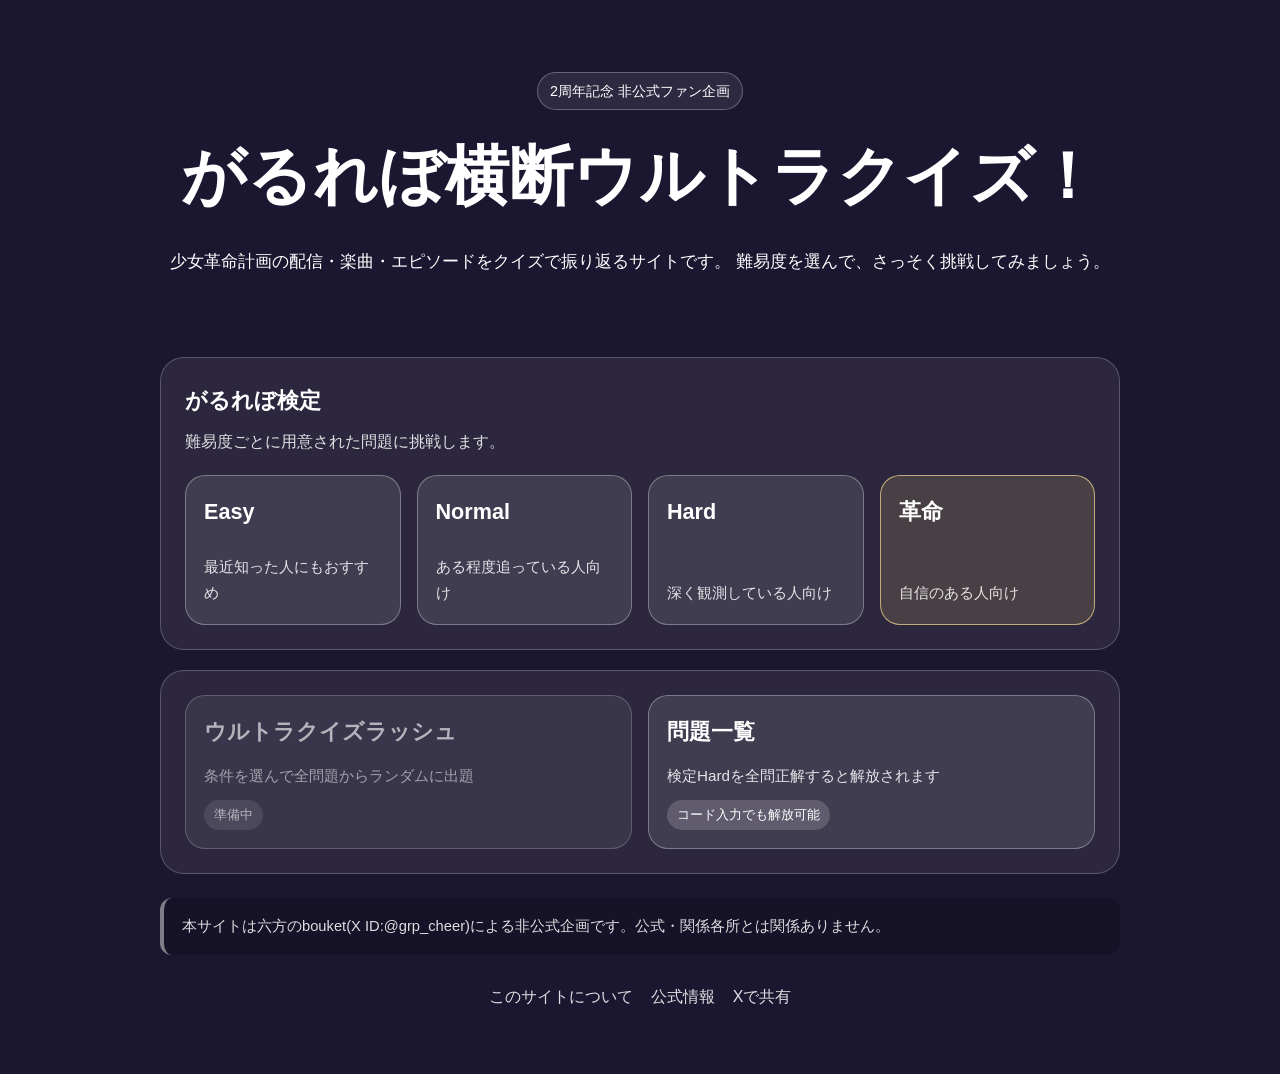
<file: index.html>
<!DOCTYPE html>
<html lang="ja">
<head>
  <meta charset="UTF-8" />
  <meta name="viewport" content="width=device-width, initial-scale=1.0" />
  <title>がるれぼ横断ウルトラクイズ！</title>
  <link rel="stylesheet" href="css/style.css" />
</head>
<body>
  <main class="top-page">
    <section class="hero">
      <p class="site-kicker">2周年記念 非公式ファン企画</p>
      <h1 class="site-title">がるれぼ横断ウルトラクイズ！</h1>
      <p class="lead">
        少女革命計画の配信・楽曲・エピソードをクイズで振り返るサイトです。
        難易度を選んで、さっそく挑戦してみましょう。
      </p>
    </section>

    <section class="section-block">
      <h2 class="section-title">がるれぼ検定</h2>
      <p class="section-description">
        難易度ごとに用意された問題に挑戦します。
      </p>

      <div class="mode-grid">
        <a class="mode-card" href="quiz.html?difficulty=easy">
          <span class="mode-label">Easy</span>
          <span class="mode-text">最近知った人にもおすすめ</span>
        </a>

        <a class="mode-card" href="quiz.html?difficulty=normal">
          <span class="mode-label">Normal</span>
          <span class="mode-text">ある程度追っている人向け</span>
        </a>

        <a class="mode-card" href="quiz.html?difficulty=hard">
          <span class="mode-label">Hard</span>
          <span class="mode-text">深く観測している人向け</span>
        </a>

        <a class="mode-card mode-card-revolution" href="quiz.html?difficulty=革命">
          <span class="mode-label">革命</span>
          <span class="mode-text">自信のある人向け</span>
        </a>
      </div>
    </section>

    <section class="section-block sub-mode-area">
      <!-- <h2 class="section-title">ほかの遊び方 </h2> -->

      <div class="sub-mode-grid">
        <a class="sub-mode-card is-disabled" href="#" aria-disabled="true">
          <span class="mode-label">ウルトラクイズラッシュ</span>
          <span class="mode-text">条件を選んで全問題からランダムに出題</span>
          <span class="coming-soon">準備中</span>
        </a>

        <button class="sub-mode-card list-unlock-button" id="list-button" type="button">
          <span class="mode-label">問題一覧</span>
          <span class="mode-text">検定Hardを全問正解すると解放されます</span>
          <span class="coming-soon">コード入力でも解放可能</span>
        </button>
      </div>
    </section>

    <section class="notice-box">
      <p>
        本サイトは六方のbouket(X ID:@grp_cheer)による非公式企画です。公式・関係各所とは関係ありません。
      </p>
    </section>

    <nav class="top-links" aria-label="関連リンク">
      <a href="#">このサイトについて</a>
      <a href="#">公式情報</a>
      <a href="https://twitter.com/intent/tweet?text=%E5%B0%91%E5%A5%B3%E9%9D%A9%E5%91%BD%E8%A8%88%E7%94%BB%E3%82%AF%E3%82%A4%E3%82%BA%0A%23%E5%B0%91%E5%A5%B3%E9%9D%A9%E5%91%BD%E8%A8%88%E7%94%BB%E3%82%AF%E3%82%A4%E3%82%BA" target="_blank" rel="noopener noreferrer">
        Xで共有
      </a>
    </nav>
  </main>

  <script>
      const LIST_UNLOCK_CODE = "REVOLUTION";
      const listButton = document.getElementById("list-button");

      listButton.addEventListener("click", () => {
        const unlocked = localStorage.getItem("quizListUnlocked") === "true";

        if (unlocked) {
          location.href = "list.html";
          return;
        }

        const input = prompt("革命を起こす");

        if (input === null) {
          return;
        }

        if (input.trim() === LIST_UNLOCK_CODE) {
          localStorage.setItem("quizListUnlocked", "true");
          alert("問題一覧を解放しました");
          location.href = "list.html";
        } else {
          alert("コードが違います");
        }
      });
    </script>
  
</body>
</html>
</file>
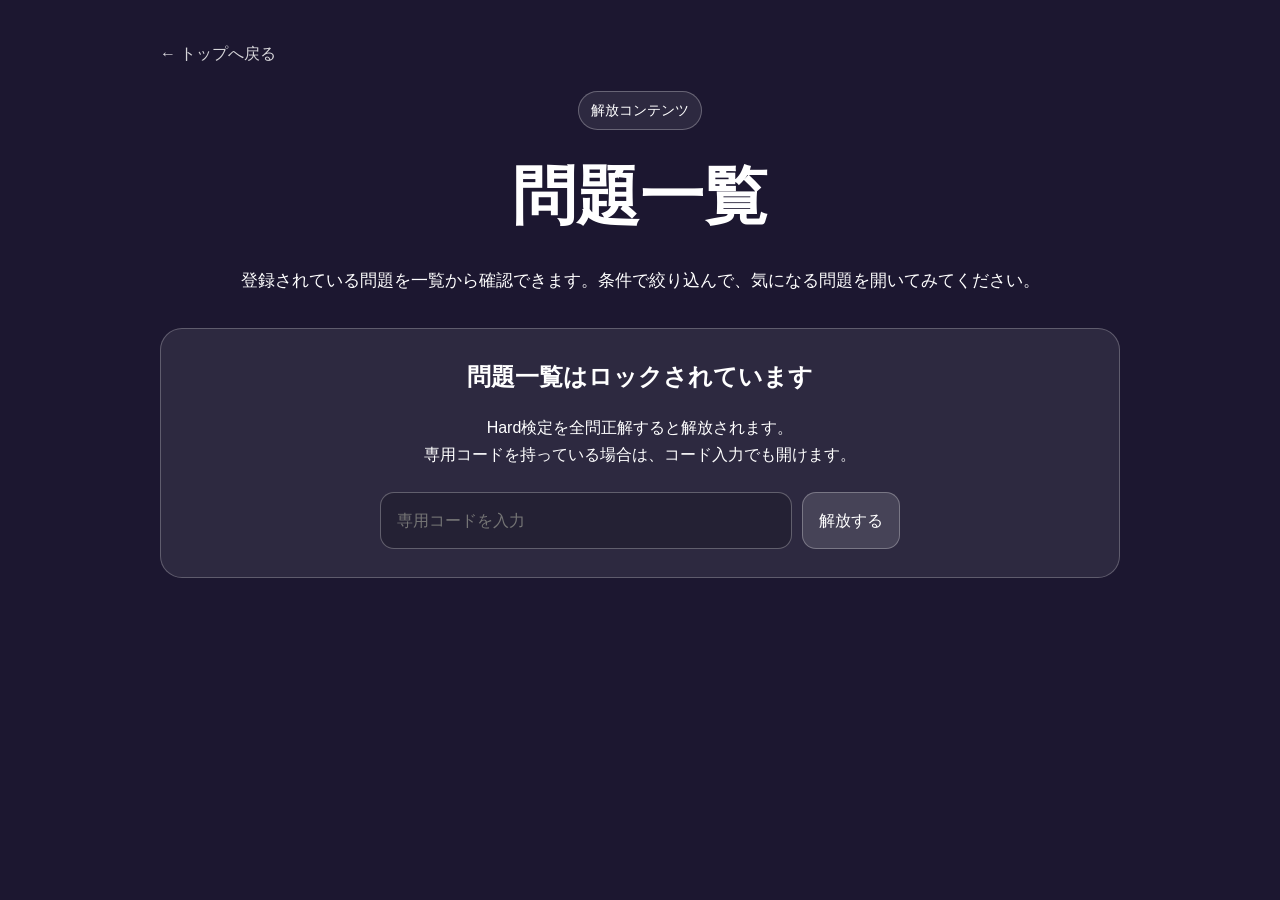
<file: list.html>
<!DOCTYPE html>
<html lang="ja">
<head>
  <meta charset="UTF-8" />
  <meta name="viewport" content="width=device-width, initial-scale=1.0" />
  <title>問題一覧 | がるれぼ横断ウルトラクイズ！</title>
  <link rel="stylesheet" href="css/style.css?v=30" />
</head>
<body>
  <main class="list-page">
    <header class="page-header">
      <a class="back-link" href="index.html">← トップへ戻る</a>

      <div class="page-title-area">
        <p class="site-kicker">解放コンテンツ</p>
        <h1 class="site-title">問題一覧</h1>
        <p class="lead">
          登録されている問題を一覧から確認できます。条件で絞り込んで、気になる問題を開いてみてください。
        </p>
      </div>
    </header>

    <section id="list-lock" class="list-lock-card" hidden>
      <h2>問題一覧はロックされています</h2>
      <p>
        Hard検定を全問正解すると解放されます。<br>
        専用コードを持っている場合は、コード入力でも開けます。
      </p>

      <div class="unlock-form">
        <input id="unlock-code-input" type="text" placeholder="専用コードを入力" />
        <button id="unlock-code-button" type="button">解放する</button>
      </div>

      <p id="unlock-error" class="unlock-error" hidden>コードが違います。</p>
    </section>

    <section id="list-content" hidden>
      <section class="filter-card">
        <div class="filter-grid">
          <label>
            難易度
            <select id="difficulty-filter">
              <option value="">すべて</option>
            </select>
          </label>

          <label>
            メンバー
            <select id="member-filter">
              <option value="">すべて</option>
            </select>
          </label>

          <label>
            ジャンル
            <select id="genre-filter">
              <option value="">すべて</option>
            </select>
          </label>

          <label>
            キーワード
            <input id="keyword-filter" type="search" placeholder="問題文・解説を検索" />
          </label>
        </div>

        <div class="filter-actions">
          <p id="list-count" class="list-count"></p>
          <button id="reset-filter-button" class="small-button" type="button">条件をリセット</button>
        </div>
      </section>

      <section id="question-list" class="question-list"></section>
    </section>
  </main>

  <script src="js/questions.js?v=32"></script>
  <script src="js/list.js?v=32"></script>
</body>
</html>
</file>
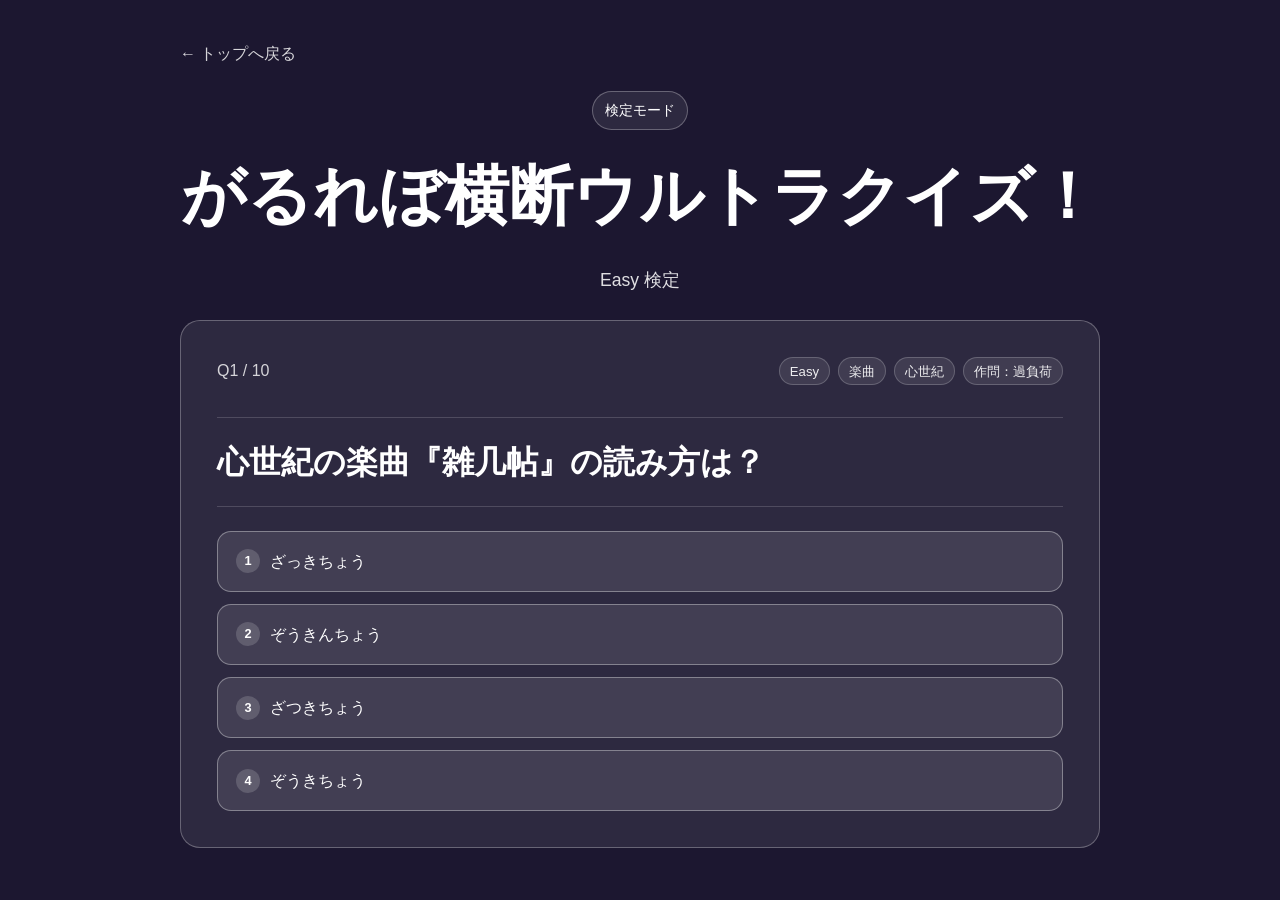
<file: quiz.html>
<!DOCTYPE html>
<html lang="ja">
<head>
  <meta charset="UTF-8" />
  <meta name="viewport" content="width=device-width, initial-scale=1.0" />
  <title>クイズ | がるれぼ横断ウルトラクイズ！</title>
  <link rel="stylesheet" href="css/style.css" />
</head>
<body>
  <main class="quiz-page">
    <header class="page-header">
      <a class="back-link" href="index.html">← トップへ戻る</a>

      <div class="page-title-area">
        <p class="site-kicker">検定モード</p>
        <h1 class="site-title">がるれぼ横断ウルトラクイズ！</h1>
        <p id="mode-title" class="mode-title"></p>
      </div>
    </header>

    <section class="quiz-card">
      <div class="quiz-top">
        <p id="quiz-progress" class="quiz-progress"></p>
        <div id="question-meta" class="question-meta"></div>
      </div>

      <h2 id="question-text" class="question-text">読み込み中...</h2>

      <img id="question-image" class="question-image" src="" alt="" hidden />

      <div id="choices" class="choices"></div>

      <div id="answer-area" class="answer-area" hidden>
        <p id="answer-result" class="answer-result"></p>
        <p id="explanation" class="explanation"></p>

        <div id="source-links" class="source-links"></div>

        <button id="next-button" class="next-button" type="button">
          次の問題へ
        </button>
      </div>
    </section>
  </main>

  <script src="js/questions.js?v=13"></script>
  <script src="js/quiz.js?v=13"></script>
</body>
</html>
</file>
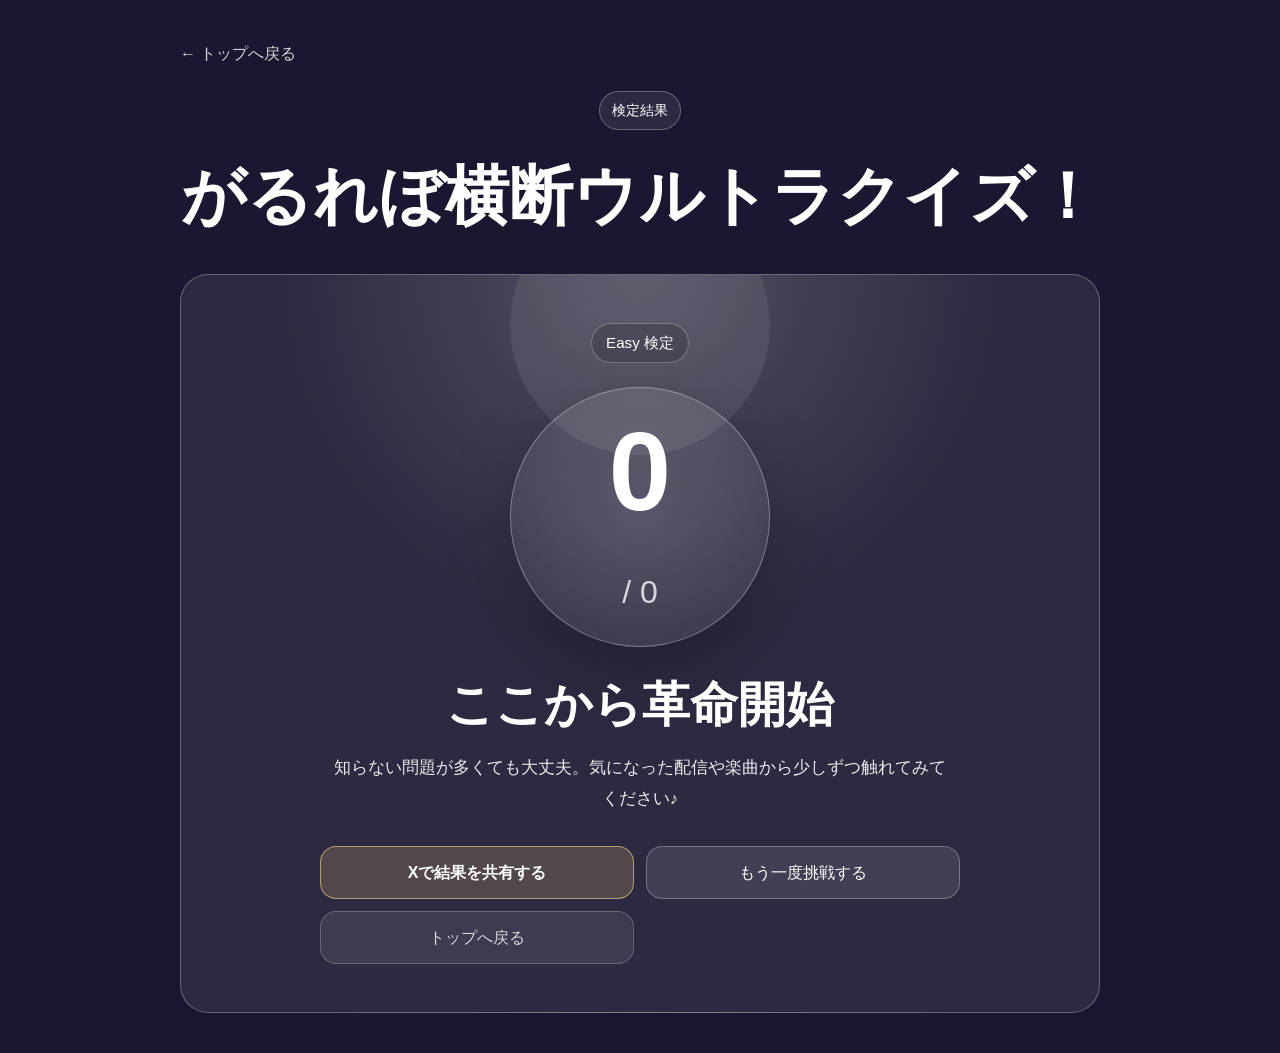
<file: result.html>
<!DOCTYPE html>
<html lang="ja">
<head>
  <meta charset="UTF-8" />
  <meta name="viewport" content="width=device-width, initial-scale=1.0" />
  <title>結果 | がるれぼ横断ウルトラクイズ！</title>
  <link rel="stylesheet" href="css/style.css?v=20" />
</head>
<body>
  <main class="result-page">
    <header class="page-header">
      <a class="back-link" href="index.html">← トップへ戻る</a>

      <div class="page-title-area">
        <p class="site-kicker">検定結果</p>
        <h1 class="site-title">がるれぼ横断ウルトラクイズ！</h1>
      </div>
    </header>

    <section class="result-card">
      <p id="result-mode" class="result-mode"></p>

      <div class="score-circle">
        <span id="score-main" class="score-main"></span>
        <span id="score-sub" class="score-sub"></span>
      </div>

      <p id="result-title" class="result-title"></p>
      <p id="result-message" class="result-message"></p>

      <div id="unlock-message" class="unlock-message" hidden>
        <span class="unlock-icon">🔓</span>
        <span>問題一覧が解放されました！</span>
      </div>

      <div class="result-actions">
        <a id="share-link" class="result-button primary-button" href="#" target="_blank" rel="noopener noreferrer">
          Xで結果を共有する
        </a>

        <a id="retry-link" class="result-button" href="index.html">
          もう一度挑戦する
        </a>

        <a id="list-link" class="result-button" href="list.html" hidden>
          問題一覧を見る
        </a>

        <a class="result-button subtle-button" href="index.html">
          トップへ戻る
        </a>
      </div>
    </section>
  </main>

  <script>
    const params = new URLSearchParams(window.location.search);

    const difficulty = params.get("difficulty") || "easy";
    const score = Number(params.get("score") || 0);
    const total = Number(params.get("total") || 0);

    const difficultyLabels = {
      easy: "Easy",
      normal: "Normal",
      hard: "Hard",
      "革命": "革命"
    };

    const label = difficultyLabels[difficulty] || difficulty;
    const rate = total > 0 ? score / total : 0;

    const wasListUnlocked = localStorage.getItem("quizListUnlocked") === "true";
    const isHardPerfect = difficulty === "hard" && total > 0 && score === total;
    const isListUnlockedNow = isHardPerfect && !wasListUnlocked;

    if (isHardPerfect) {
      localStorage.setItem("quizListUnlocked", "true");
    }

    const resultMode = document.getElementById("result-mode");
    const scoreMain = document.getElementById("score-main");
    const scoreSub = document.getElementById("score-sub");
    const resultTitle = document.getElementById("result-title");
    const resultMessage = document.getElementById("result-message");
    const unlockMessage = document.getElementById("unlock-message");
    const retryLink = document.getElementById("retry-link");
    const shareLink = document.getElementById("share-link");
    const listLink = document.getElementById("list-link");

    resultMode.textContent = `${label} 検定`;
    scoreMain.textContent = `${score}`;
    scoreSub.textContent = `/ ${total}`;

    if (rate === 1) {
      resultTitle.textContent = "革命理解度MAX";

    if (difficulty === "hard") {
      if (isListUnlockedNow) {
        resultMessage.textContent = "Hard検定 全問正解！問題一覧が解放されました。";
        unlockMessage.hidden = false;
      } else {
        resultMessage.textContent = "Hard検定 全問正解！問題一覧はすでに解放済みです。";
        unlockMessage.hidden = true;
      }

      listLink.hidden = false;
    } else {
      resultMessage.textContent = "全問正解！かなり深く観測しています。";
    }  
      
    } else if (rate >= 0.7) {
      resultTitle.textContent = "かなりの改変者";
      resultMessage.textContent = "高得点です。少女革命計画への理解がかなり深いです。";
    } else if (rate >= 0.4) {
      resultTitle.textContent = "これからが楽しみ";
      resultMessage.textContent = "気になる問題があったら、出典リンクからぜひ見に行ってみてください♪";
    } else {
      resultTitle.textContent = "ここから革命開始";
      resultMessage.textContent = "知らない問題が多くても大丈夫。気になった配信や楽曲から少しずつ触れてみてください♪";
    }

    retryLink.href = `quiz.html?difficulty=${encodeURIComponent(difficulty)}`;

    const shareText =
      `がるれぼ横断ウルトラクイズ！ ${label}検定で${total}問中${score}問正解！\n` +
      `${resultTitle.textContent}\n` +
      `#がるれぼ横断ウルトラクイズ`;

    const topUrl = location.origin + location.pathname.replace("result.html", "index.html");

    const shareUrl =
      `https://twitter.com/intent/tweet?text=${encodeURIComponent(shareText)}` +
      `&url=${encodeURIComponent(topUrl)}`;

    shareLink.href = shareUrl;
  </script>
</body>
</html>
</file>
<file: css/style.css>
* {
  box-sizing: border-box;
}

body {
  margin: 0;
  font-family: sans-serif;
  line-height: 1.7;
  color: #fff;
  background: #1c1730;
}

main {
  width: min(960px, 92%);
  margin: 0 auto;
  padding: 40px 0;
}

a {
  color: inherit;
}

.site-title {
  font-size: clamp(2rem, 6vw, 4rem);
  margin: 0 0 16px;
}

.lead {
  font-size: 1.05rem;
  margin-bottom: 32px;
}

.mode-list {
  display: grid;
  gap: 16px;
  padding: 0;
  list-style: none;
}

.mode-button {
  display: block;
  padding: 18px 20px;
  border: 1px solid rgba(255, 255, 255, 0.35);
  border-radius: 16px;
  text-decoration: none;
  background: rgba(255, 255, 255, 0.08);
}

.mode-button:hover {
  background: rgba(255, 255, 255, 0.16);
}

.quiz-card {
  padding: 24px;
  border: 1px solid rgba(255, 255, 255, 0.28);
  border-radius: 20px;
  background: rgba(255, 255, 255, 0.08);
}

.quiz-progress {
  margin: 0 0 12px;
  opacity: 0.8;
}

.question-text {
  margin: 0 0 20px;
  font-size: clamp(1.35rem, 4vw, 2rem);
  line-height: 1.5;
}

.question-image {
  width: 100%;
  max-width: 720px;
  aspect-ratio: 16 / 9;
  object-fit: contain;
  display: block;
  margin: 0 auto 24px;
  border-radius: 16px;
  background: rgba(0, 0, 0, 0.3);
}

.choices {
  display: grid;
  gap: 12px;
}

.choice-button,
.next-button {
  width: 100%;
  padding: 16px 18px;
  border: 1px solid rgba(255, 255, 255, 0.35);
  border-radius: 14px;
  color: #fff;
  font: inherit;
  text-align: left;
  background: rgba(255, 255, 255, 0.1);
  cursor: pointer;
}

.choice-button:hover,
.next-button:hover {
  background: rgba(255, 255, 255, 0.18);
}

.choice-button:disabled {
  cursor: default;
  opacity: 0.9;
}

.choice-button.is-correct {
  border-color: rgba(120, 255, 180, 0.9);
  background: rgba(70, 180, 110, 0.35);
}

.choice-button.is-wrong {
  border-color: rgba(255, 130, 130, 0.9);
  background: rgba(190, 70, 70, 0.35);
}

.answer-area {
  margin-top: 24px;
  padding-top: 20px;
  border-top: 1px solid rgba(255, 255, 255, 0.22);
}

.answer-result {
  margin: 0 0 8px;
  font-size: 1.4rem;
  font-weight: bold;
}

.explanation {
  margin: 0 0 16px;
}

.source-links {
  display: grid;
  gap: 8px;
  margin: 16px 0;
}

.source-link {
  display: inline-block;
  width: fit-content;
  padding: 8px 12px;
  border-radius: 999px;
  text-decoration: none;
  background: rgba(255, 255, 255, 0.14);
}

.next-button {
  margin-top: 12px;
  text-align: center;
}

.top-page {
  max-width: 1040px;
}

.hero {
  padding: 32px 0 20px;
  text-align: center;
}

.site-kicker {
  display: inline-block;
  margin: 0 0 12px;
  padding: 6px 12px;
  border: 1px solid rgba(255, 255, 255, 0.28);
  border-radius: 999px;
  font-size: 0.9rem;
  background: rgba(255, 255, 255, 0.08);
}

.section-block {
  margin-top: 28px;
  padding: 24px;
  border: 1px solid rgba(255, 255, 255, 0.22);
  border-radius: 24px;
  background: rgba(255, 255, 255, 0.07);
}

.section-title {
  margin: 0 0 8px;
  font-size: 1.4rem;
}

.section-description {
  margin: 0 0 20px;
  opacity: 0.85;
}

.mode-grid {
  display: grid;
  grid-template-columns: repeat(4, 1fr);
  gap: 16px;
}

.mode-card,
.sub-mode-card {
  position: relative;
  display: flex;
  min-height: 150px;
  padding: 18px;
  border: 1px solid rgba(255, 255, 255, 0.32);
  border-radius: 20px;
  color: #fff;
  text-decoration: none;
  background: rgba(255, 255, 255, 0.1);
  flex-direction: column;
  justify-content: space-between;
  transition: transform 0.18s ease, background 0.18s ease;
}

.mode-card:hover,
.sub-mode-card:hover {
  transform: translateY(-3px);
  background: rgba(255, 255, 255, 0.18);
}

.mode-card-revolution {
  border-color: rgba(255, 230, 150, 0.65);
  background: rgba(255, 215, 120, 0.14);
}

.mode-label {
  display: block;
  font-size: 1.35rem;
  font-weight: bold;
}

.mode-text {
  display: block;
  margin-top: 12px;
  font-size: 0.95rem;
  opacity: 0.86;
}

.sub-mode-area {
  margin-top: 20px;
}

.sub-mode-grid {
  display: grid;
  grid-template-columns: repeat(2, 1fr);
  gap: 16px;
}

.sub-mode-card {
  min-height: 120px;
}

.is-disabled {
  opacity: 0.65;
  pointer-events: none;
}

.coming-soon {
  display: inline-block;
  width: fit-content;
  margin-top: 12px;
  padding: 4px 10px;
  border-radius: 999px;
  font-size: 0.8rem;
  background: rgba(255, 255, 255, 0.16);
}

.notice-box {
  margin-top: 24px;
  padding: 16px 18px;
  border-left: 4px solid rgba(255, 255, 255, 0.45);
  border-radius: 12px;
  background: rgba(0, 0, 0, 0.18);
}

.notice-box p {
  margin: 0;
  font-size: 0.92rem;
  opacity: 0.86;
}

.top-links {
  display: flex;
  flex-wrap: wrap;
  justify-content: center;
  gap: 10px 18px;
  margin-top: 28px;
  padding-bottom: 24px;
}

.top-links a {
  opacity: 0.86;
  text-decoration: none;
}

.top-links a:hover {
  opacity: 1;
  text-decoration: underline;
}

@media (max-width: 760px) {
  .hero {
    text-align: left;
  }

  .mode-grid {
    grid-template-columns: 1fr 1fr;
  }

  .sub-mode-grid {
    grid-template-columns: 1fr;
  }

  .mode-card,
  .sub-mode-card {
    min-height: 130px;
  }
}

@media (max-width: 480px) {
  .mode-grid {
    grid-template-columns: 1fr;
  }

  .section-block {
    padding: 18px;
    border-radius: 18px;
  }
}

.list-unlock-button {
  font: inherit;
  text-align: left;
  cursor: pointer;
}

.list-unlock-button:hover {
  transform: translateY(-3px);
  background: rgba(255, 255, 255, 0.18);
}

.quiz-page {
  max-width: 920px;
}

.page-header {
  margin-bottom: 24px;
}

.back-link {
  display: inline-block;
  margin-bottom: 24px;
  opacity: 0.82;
  text-decoration: none;
}

.back-link:hover {
  opacity: 1;
  text-decoration: underline;
}

.page-title-area {
  text-align: center;
}

.mode-title {
  margin: 8px 0 0;
  font-size: 1.1rem;
  opacity: 0.86;
}

.quiz-card {
  padding: clamp(20px, 4vw, 36px);
}

.quiz-top {
  display: flex;
  align-items: flex-start;
  justify-content: space-between;
  gap: 16px;
  margin-bottom: 20px;
}

.question-meta {
  display: flex;
  flex-wrap: wrap;
  justify-content: flex-end;
  gap: 8px;
}

.meta-chip {
  display: inline-flex;
  align-items: center;
  min-height: 28px;
  padding: 4px 10px;
  border: 1px solid rgba(255, 255, 255, 0.22);
  border-radius: 999px;
  font-size: 0.82rem;
  line-height: 1.2;
  background: rgba(255, 255, 255, 0.1);
  opacity: 0.92;
}

.question-text {
  padding: 20px 0;
  border-top: 1px solid rgba(255, 255, 255, 0.16);
  border-bottom: 1px solid rgba(255, 255, 255, 0.16);
}

.choices {
  margin-top: 24px;
}

.choice-button {
  position: relative;
  padding-left: 52px;
}

.choice-button::before {
  position: absolute;
  left: 18px;
  top: 50%;
  display: grid;
  place-items: center;
  width: 24px;
  height: 24px;
  border-radius: 50%;
  font-size: 0.8rem;
  font-weight: bold;
  background: rgba(255, 255, 255, 0.16);
  transform: translateY(-50%);
}

.choice-button:nth-child(1)::before {
  content: "1";
}

.choice-button:nth-child(2)::before {
  content: "2";
}

.choice-button:nth-child(3)::before {
  content: "3";
}

.choice-button:nth-child(4)::before {
  content: "4";
}

.answer-area {
  border-radius: 18px;
  padding: 22px;
  background: rgba(0, 0, 0, 0.16);
}

.answer-result {
  font-size: 1.6rem;
}

.source-link {
  border: 1px solid rgba(255, 255, 255, 0.22);
}

@media (max-width: 640px) {
  .page-title-area {
    text-align: left;
  }

  .quiz-top {
    display: block;
  }

  .question-meta {
    justify-content: flex-start;
    margin-top: 12px;
  }

  .choice-button {
    padding-left: 48px;
  }
}

.result-page {
  max-width: 920px;
}

.result-card {
  position: relative;
  overflow: hidden;
  padding: clamp(28px, 5vw, 48px);
  border: 1px solid rgba(255, 255, 255, 0.28);
  border-radius: 28px;
  text-align: center;
  background:
    radial-gradient(circle at top, rgba(255, 255, 255, 0.18), transparent 42%),
    rgba(255, 255, 255, 0.08);
}

.result-card::before {
  content: "";
  position: absolute;
  inset: -80px auto auto 50%;
  width: 260px;
  height: 260px;
  border-radius: 50%;
  background: rgba(255, 255, 255, 0.08);
  transform: translateX(-50%);
  pointer-events: none;
}

.result-mode {
  position: relative;
  display: inline-block;
  margin: 0 0 24px;
  padding: 6px 14px;
  border: 1px solid rgba(255, 255, 255, 0.26);
  border-radius: 999px;
  font-size: 0.95rem;
  background: rgba(0, 0, 0, 0.16);
}

.score-circle {
  position: relative;
  display: grid;
  place-items: center;
  width: min(260px, 70vw);
  height: min(260px, 70vw);
  margin: 0 auto 28px;
  border: 1px solid rgba(255, 255, 255, 0.32);
  border-radius: 50%;
  background:
    radial-gradient(circle, rgba(255, 255, 255, 0.16), rgba(255, 255, 255, 0.06));
  box-shadow: 0 20px 70px rgba(0, 0, 0, 0.24);
}

.score-main {
  display: block;
  font-size: clamp(4rem, 16vw, 7rem);
  font-weight: 800;
  line-height: 1;
}

.score-sub {
  margin-top: -18px;
  font-size: clamp(1.2rem, 4vw, 2rem);
  opacity: 0.78;
}

.result-title {
  position: relative;
  margin: 0;
  font-size: clamp(1.8rem, 6vw, 3rem);
  font-weight: 800;
  line-height: 1.25;
}

.result-message {
  position: relative;
  max-width: 620px;
  margin: 18px auto 0;
  font-size: 1.05rem;
  line-height: 1.8;
  opacity: 0.9;
}

.unlock-message {
  position: relative;
  display: inline-flex;
  align-items: center;
  gap: 8px;
  margin-top: 24px;
  padding: 12px 18px;
  border: 1px solid rgba(255, 230, 150, 0.55);
  border-radius: 999px;
  font-weight: bold;
  background: rgba(255, 215, 120, 0.16);
}

.unlock-icon {
  font-size: 1.2rem;
}

.result-actions {
  position: relative;
  display: grid;
  grid-template-columns: 1fr 1fr;
  gap: 12px;
  max-width: 640px;
  margin: 32px auto 0;
}

.result-button {
  display: grid;
  place-items: center;
  min-height: 52px;
  padding: 12px 16px;
  border: 1px solid rgba(255, 255, 255, 0.28);
  border-radius: 16px;
  color: #fff;
  text-decoration: none;
  background: rgba(255, 255, 255, 0.1);
  transition: transform 0.18s ease, background 0.18s ease;
}

.result-button:hover {
  transform: translateY(-2px);
  background: rgba(255, 255, 255, 0.18);
}

.primary-button {
  border-color: rgba(255, 230, 150, 0.55);
  background: rgba(255, 215, 120, 0.18);
  font-weight: bold;
}

.subtle-button {
  opacity: 0.82;
}

.result-button[hidden] {
  display: none;
}

@media (max-width: 640px) {
  .result-actions {
    grid-template-columns: 1fr;
  }

  .score-circle {
    width: min(220px, 72vw);
    height: min(220px, 72vw);
  }
}

.unlock-message[hidden] {
  display: none;
}

.list-page {
  max-width: 1040px;
}

.list-lock-card,
.filter-card,
.list-question-card {
  border: 1px solid rgba(255, 255, 255, 0.24);
  border-radius: 22px;
  background: rgba(255, 255, 255, 0.08);
}

.list-lock-card {
  padding: 28px;
  text-align: center;
}

.list-lock-card h2 {
  margin: 0 0 12px;
}

.unlock-form {
  display: flex;
  gap: 10px;
  max-width: 520px;
  margin: 24px auto 0;
}

.unlock-form input {
  flex: 1;
  min-width: 0;
  padding: 14px 16px;
  border: 1px solid rgba(255, 255, 255, 0.28);
  border-radius: 14px;
  color: #fff;
  font: inherit;
  background: rgba(0, 0, 0, 0.18);
}

.unlock-form button,
.small-button {
  padding: 12px 16px;
  border: 1px solid rgba(255, 255, 255, 0.28);
  border-radius: 14px;
  color: #fff;
  font: inherit;
  background: rgba(255, 255, 255, 0.12);
  cursor: pointer;
}

.unlock-form button:hover,
.small-button:hover {
  background: rgba(255, 255, 255, 0.2);
}

.unlock-error {
  margin-top: 14px;
  color: #ffb8b8;
}

.filter-card {
  padding: 22px;
  margin-bottom: 22px;
}

.filter-grid {
  display: grid;
  grid-template-columns: repeat(4, 1fr);
  gap: 14px;
}

.filter-grid label {
  display: grid;
  gap: 6px;
  font-size: 0.9rem;
  opacity: 0.92;
}

.filter-grid select,
.filter-grid input {
  width: 100%;
  padding: 12px 12px;
  border: 1px solid rgba(255, 255, 255, 0.26);
  border-radius: 12px;
  color: #fff;
  font: inherit;
  background: rgba(0, 0, 0, 0.2);
}

.filter-grid option {
  color: #111;
}

.filter-actions {
  display: flex;
  align-items: center;
  justify-content: space-between;
  gap: 16px;
  margin-top: 18px;
}

.list-count {
  margin: 0;
  opacity: 0.84;
}

.question-list {
  display: grid;
  gap: 14px;
}

.list-question-card {
  overflow: hidden;
}

.list-question-summary {
  cursor: pointer;
  padding: 18px 20px;
  list-style: none;
}

.list-question-summary::-webkit-details-marker {
  display: none;
}

.list-question-summary::after {
  content: "開く";
  display: inline-block;
  margin-top: 10px;
  padding: 4px 10px;
  border-radius: 999px;
  font-size: 0.82rem;
  background: rgba(255, 255, 255, 0.14);
}

.list-question-card[open] .list-question-summary::after {
  content: "閉じる";
}

.list-question-meta {
  display: flex;
  flex-wrap: wrap;
  gap: 8px;
  margin-bottom: 12px;
}

.list-question-title {
  margin: 0;
  font-size: 1.15rem;
  line-height: 1.6;
}

.list-question-body {
  padding: 0 20px 22px;
}

.list-choices {
  display: grid;
  gap: 8px;
  margin: 18px 0;
  padding-left: 1.4em;
}

.list-choices li {
  padding: 10px 12px;
  border-radius: 12px;
  background: rgba(255, 255, 255, 0.08);
}

.list-choices li.is-correct-answer {
  border: 1px solid rgba(120, 255, 180, 0.8);
  background: rgba(70, 180, 110, 0.28);
  font-weight: bold;
}

.list-answer {
  margin: 16px 0 8px;
  font-weight: bold;
}

.list-explanation {
  margin: 0 0 12px;
  line-height: 1.8;
  opacity: 0.92;
}

.list-contributor {
  margin: 12px 0;
  font-size: 0.9rem;
  opacity: 0.78;
}

.empty-message {
  padding: 24px;
  border-radius: 18px;
  text-align: center;
  background: rgba(255, 255, 255, 0.08);
}

@media (max-width: 820px) {
  .filter-grid {
    grid-template-columns: 1fr 1fr;
  }
}

@media (max-width: 560px) {
  .filter-grid {
    grid-template-columns: 1fr;
  }

  .filter-actions,
  .unlock-form {
    display: grid;
  }
}

.list-choice-buttons {
  display: grid;
  gap: 10px;
  margin: 18px 0;
}

.list-result-area {
  margin-top: 18px;
  padding: 18px;
  border-radius: 16px;
  background: rgba(0, 0, 0, 0.16);
}

.list-result-area[hidden] {
  display: none;
}

#question-image[hidden] {
  display: none;
}
</file>
